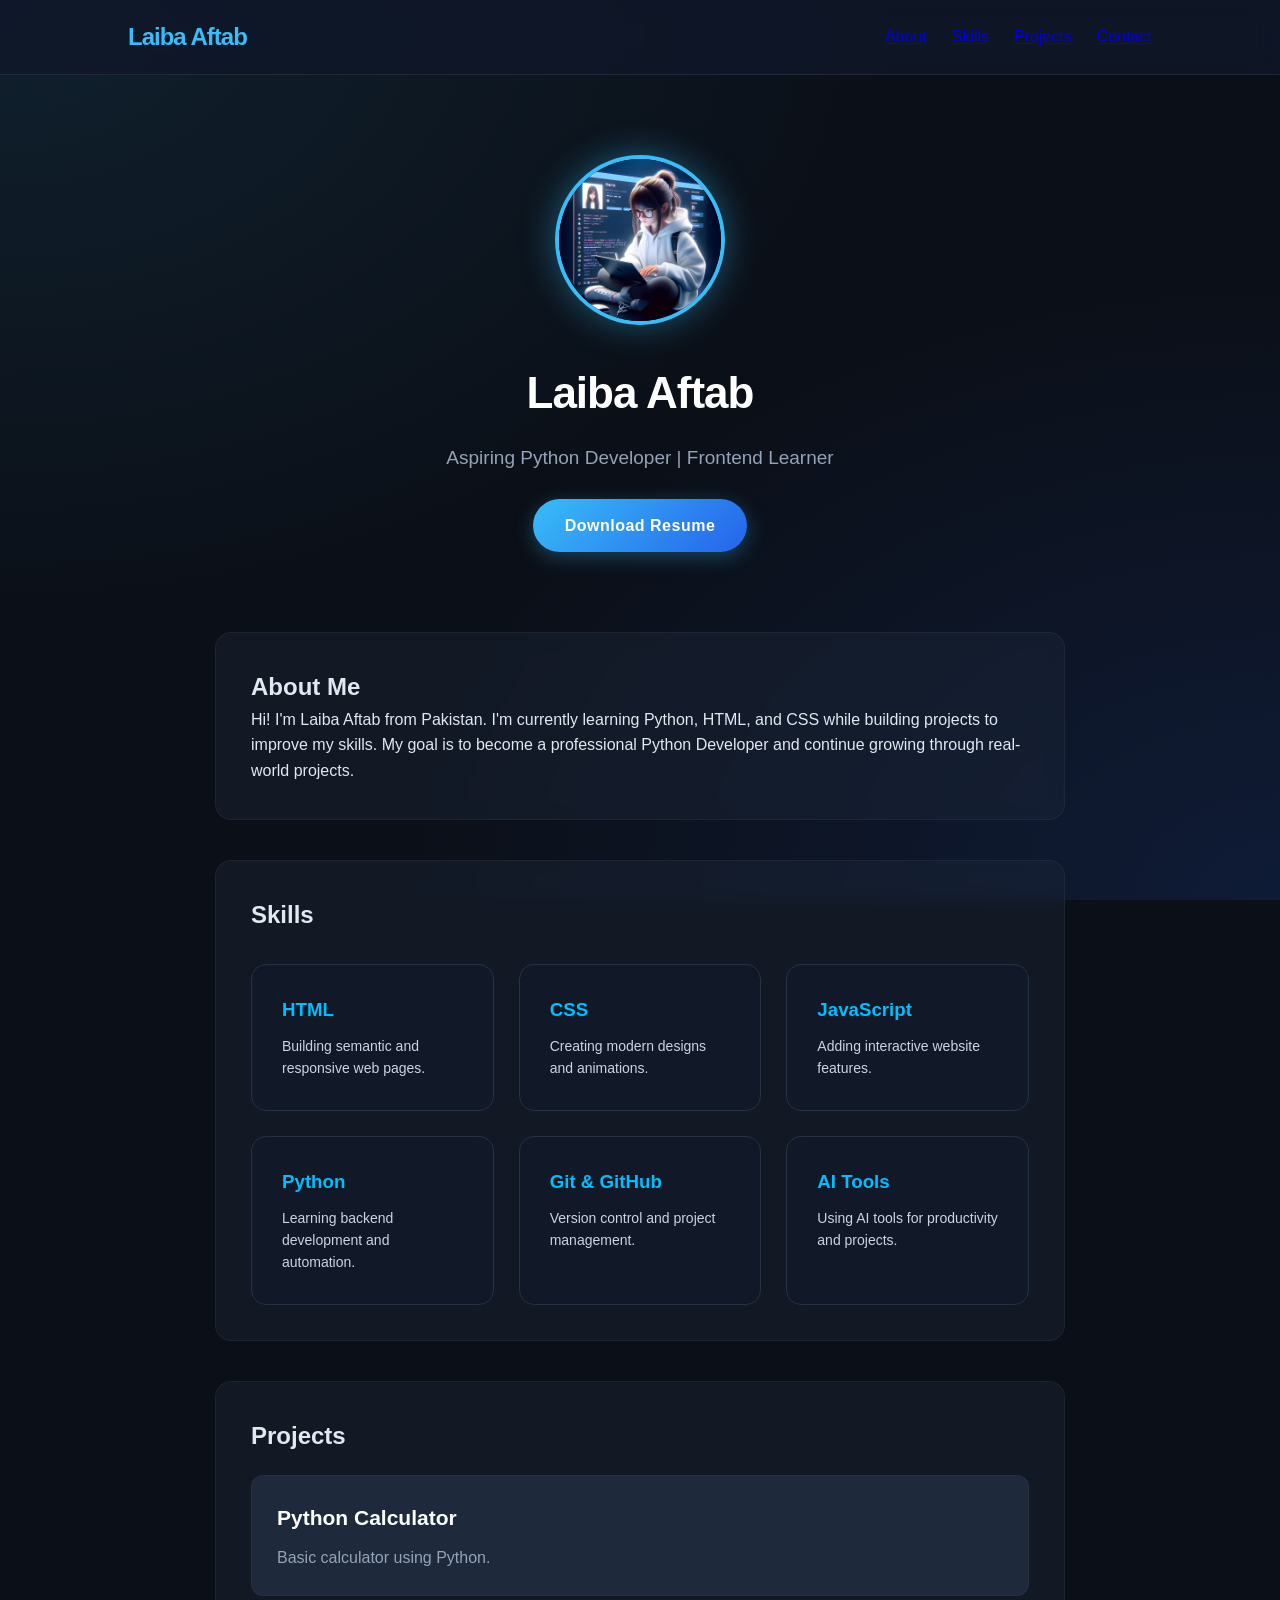
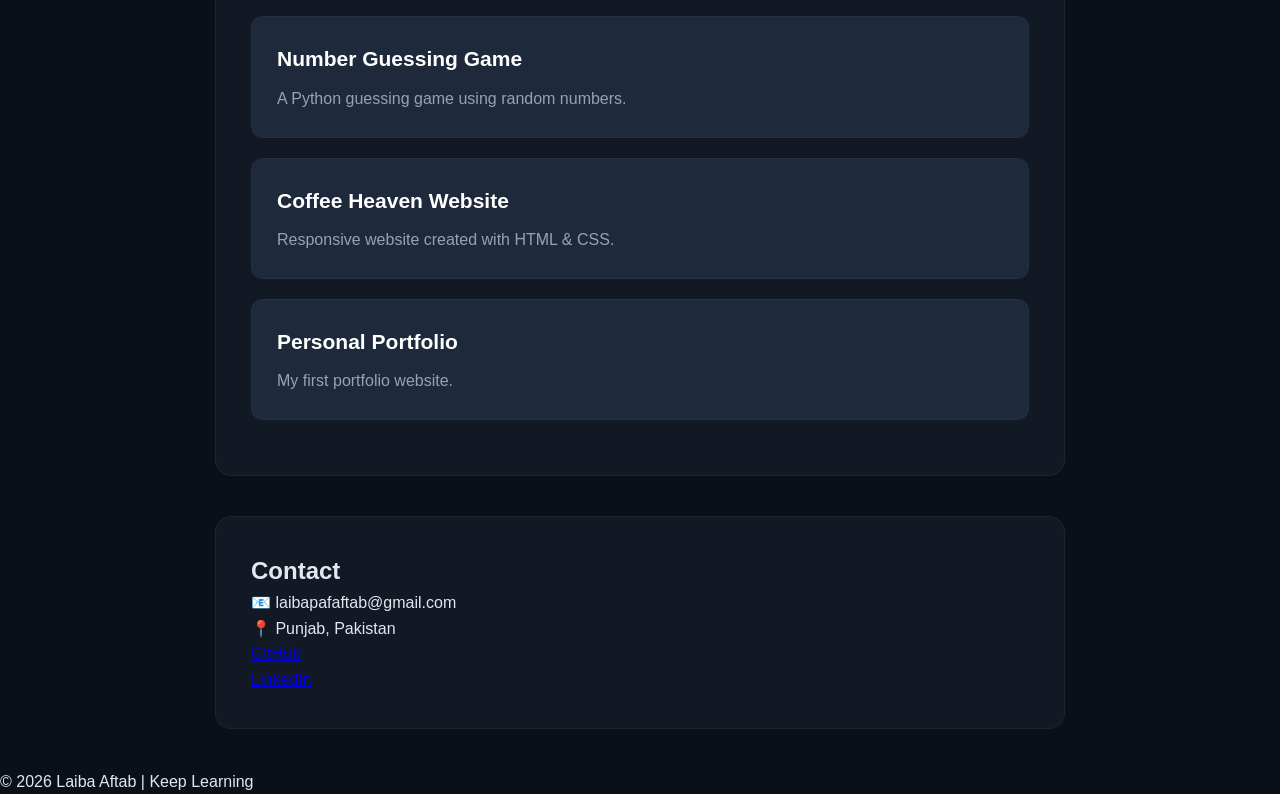
<file: index.html>
<!doctype html>
<html lang="en">
  <head>
    <meta charset="UTF-8" />
    <meta name="viewport" content="width=device-width, initial-scale=1.0" />
    <title>Laiba Aftab | Web & Python Developer</title>
    <link rel="stylesheet" href="style.css" />
  </head>

  <body>
    <nav>
      <div class="logo">Laiba Aftab</div>

      <ul>
        <a href="about.html">About</a>
        <a href="skills.html">Skills</a>
        <a href="projects.html">Projects</a>
        <a href="contact.html">Contact</a>
      </ul>
    </nav>

    <header>
      <img src="profile.jpg" alt="Laiba Aftab" class="profile-pic" />

      <h1>Laiba Aftab</h1>

      <p>Aspiring Python Developer | Frontend Learner</p>

      <a href="resume.pdf" class="btn">Download Resume</a>
    </header>

    <section id="about">
      <h2>About Me</h2>

      <p>
        Hi! I'm Laiba Aftab from Pakistan. I'm currently learning Python, HTML,
        and CSS while building projects to improve my skills. My goal is to
        become a professional Python Developer and continue growing through
        real-world projects.
      </p>
    </section>

      <section id="skills">
    <h2>Skills</h2>

    <div class="skills-container">

        <div class="skill-card">
            <h3>HTML</h3>
            <p>Building semantic and responsive web pages.</p>
        </div>

        <div class="skill-card">
            <h3>CSS</h3>
            <p>Creating modern designs and animations.</p>
        </div>

        <div class="skill-card">
            <h3>JavaScript</h3>
            <p>Adding interactive website features.</p>
        </div>

        <div class="skill-card">
            <h3>Python</h3>
            <p>Learning backend development and automation.</p>
        </div>

        <div class="skill-card">
            <h3>Git & GitHub</h3>
            <p>Version control and project management.</p>
        </div>

        <div class="skill-card">
            <h3>AI Tools</h3>
            <p>Using AI tools for productivity and projects.</p>
        </div>

    </div>
</section>

    <section id="projects">
      <h2>Projects</h2>

      <div class="project">
        <h3>Python Calculator</h3>
        <p>Basic calculator using Python.</p>
      </div>

      <div class="project">
        <h3>Number Guessing Game</h3>
        <p>A Python guessing game using random numbers.</p>
      </div>

      <div class="project">
        <h3>Coffee Heaven Website</h3>
        <p>Responsive website created with HTML & CSS.</p>
      </div>

      <div class="project">
        <h3>Personal Portfolio</h3>
        <p>My first portfolio website.</p>
      </div>
    </section>

    <section id="contact">
      <h2>Contact</h2>

      <p>📧 laibapafaftab@gmail.com</p>
      <p>📍 Punjab, Pakistan</p>
      <p>
        <a href="https://github.com/laibapafaftab-debug" target="_blank">GitHub</a>
      </p>
      <p>
        <a href="https://www.linkedin.com/in/laiba-aftab-211705420/" target="_blank">LinkedIn</a>
      </p>
    </section>

    <footer>
      <p>© 2026 Laiba Aftab | Keep Learning</p>
    </footer>
  </body>
</html>
</file>
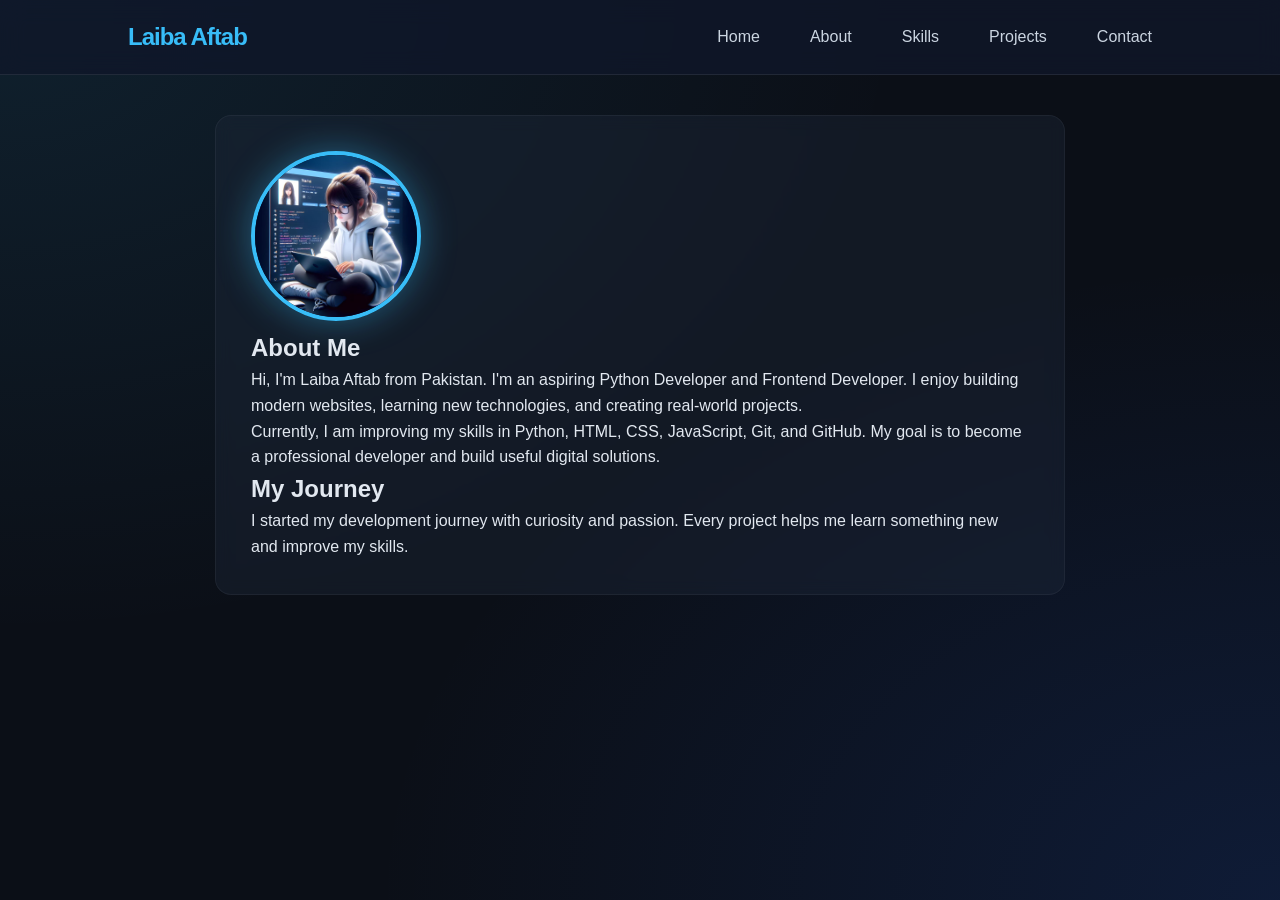
<file: about.html>
<!DOCTYPE html>
<html lang="en">
<head>
<meta charset="UTF-8">
<meta name="viewport" content="width=device-width, initial-scale=1.0">

<title>About | Laiba Aftab</title>

<link rel="stylesheet" href="style.css">

</head>

<body>

<nav>
    <div class="logo">Laiba Aftab</div>

    <ul>
        <li><a href="index.html">Home</a></li>
        <li><a href="about.html">About</a></li>
        <li><a href="index.html#skills">Skills</a></li>
        <li><a href="index.html#projects">Projects</a></li>
        <li><a href="index.html#contact">Contact</a></li>
    </ul>
</nav>


<section class="about-page">

    <div class="about-card">

        <img src="profile.jpg" 
        alt="Laiba Aftab"
        class="profile-pic">


        <div class="about-text">

            <h1>About Me</h1>

            <p>
            Hi, I'm Laiba Aftab from Pakistan. 
            I'm an aspiring Python Developer and Frontend Developer.
            I enjoy building modern websites, learning new technologies,
            and creating real-world projects.
            </p>

            <p>
            Currently, I am improving my skills in Python, HTML, CSS,
            JavaScript, Git, and GitHub. My goal is to become a professional
            developer and build useful digital solutions.
            </p>


            <h2>My Journey</h2>

            <p>
            I started my development journey with curiosity and passion.
            Every project helps me learn something new and improve my skills.
            </p>

        </div>

    </div>

</section>


</body>
</html>
</file>
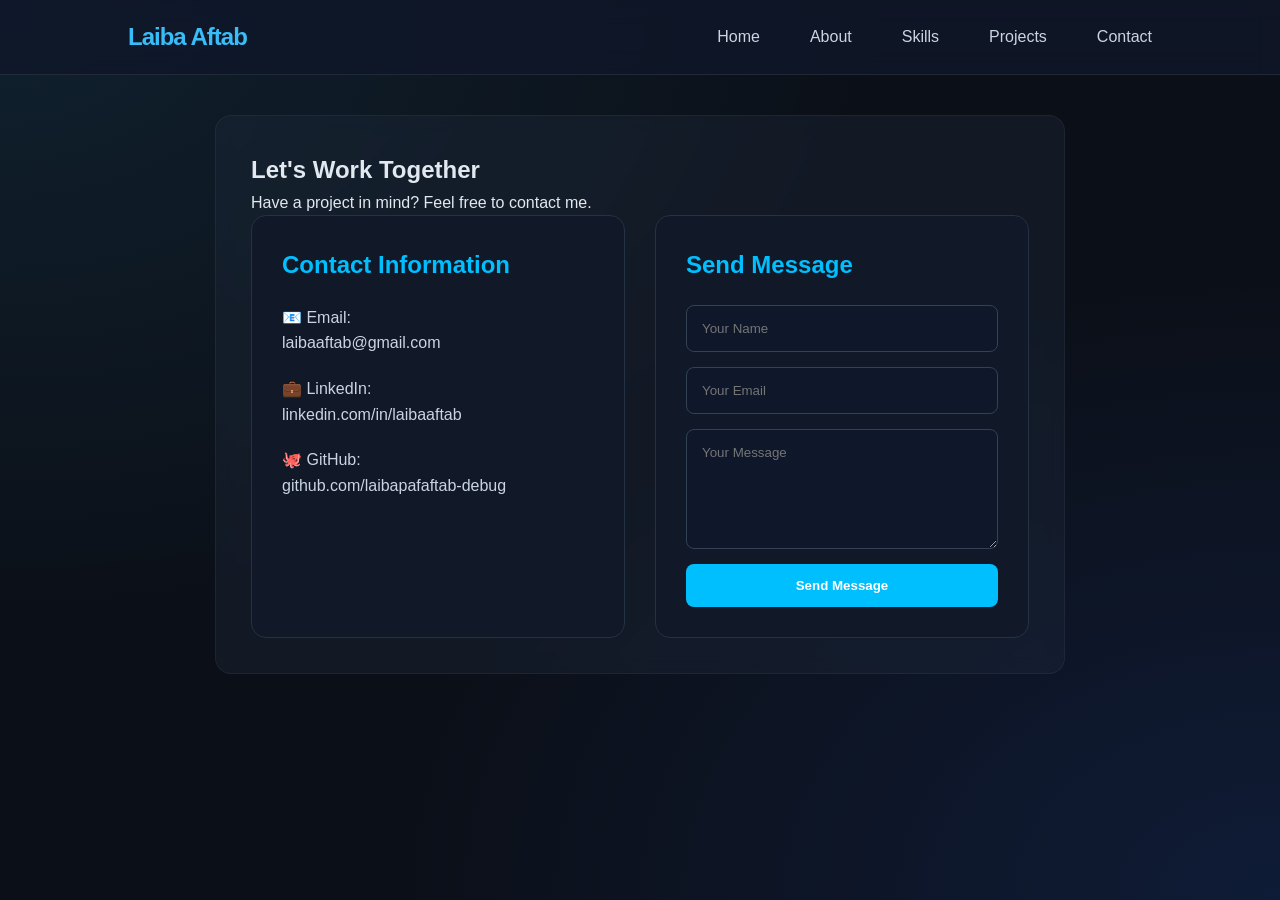
<file: contact.html>
<!DOCTYPE html>
<html lang="en">

<head>

<meta charset="UTF-8">
<meta name="viewport" content="width=device-width, initial-scale=1.0">

<title>Contact | Laiba Aftab</title>

<link rel="stylesheet" href="style.css">

</head>


<body>


<nav>

<div class="logo">
Laiba Aftab
</div>


<ul>
<li><a href="index.html">Home</a></li>
<li><a href="about.html">About</a></li>
<li><a href="skills.html">Skills</a></li>
<li><a href="projects.html">Projects</a></li>
<li><a href="contact.html">Contact</a></li>
</ul>

</nav>



<section class="contact-page">


<h1>Let's Work Together</h1>

<p>
Have a project in mind? Feel free to contact me.
</p>



<div class="contact-container">


<div class="contact-card">

<h2>Contact Information</h2>

<p>
📧 Email:
<br>
laibaaftab@gmail.com
</p>


<p>
💼 LinkedIn:
<br>
linkedin.com/in/laibaaftab
</p>


<p>
🐙 GitHub:
<br>
github.com/laibapafaftab-debug
</p>


</div>




<div class="contact-card">


<h2>Send Message</h2>


<form>


<input type="text" placeholder="Your Name" required>


<input type="email" placeholder="Your Email" required>


<textarea placeholder="Your Message"></textarea>


<button type="submit">
Send Message
</button>


</form>


</div>



</div>


</section>



</body>

</html>
</file>
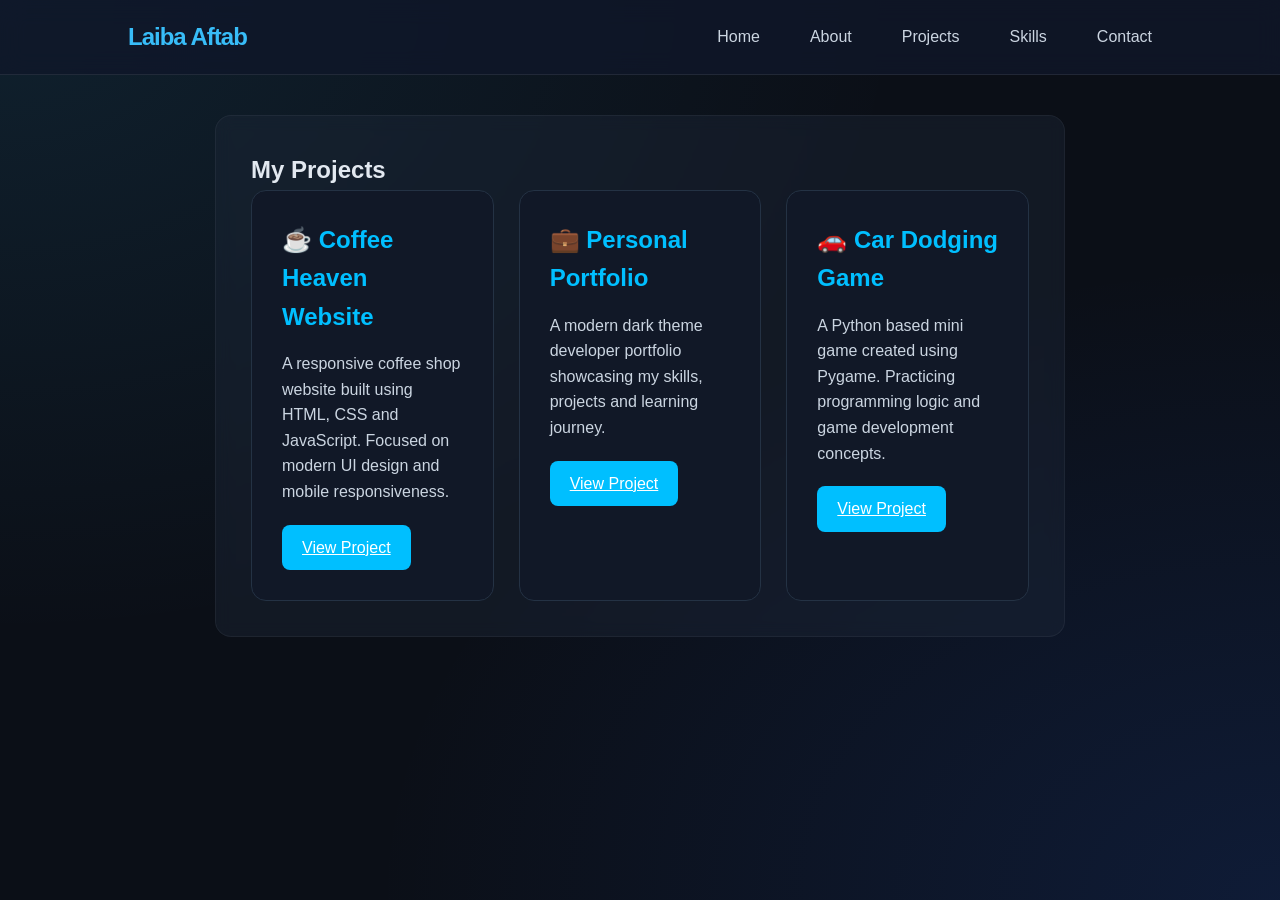
<file: projects.html>
<!DOCTYPE html>
<html lang="en">

<head>
<meta charset="UTF-8">
<meta name="viewport" content="width=device-width, initial-scale=1.0">

<title>Projects | Laiba Aftab</title>

<link rel="stylesheet" href="style.css">

</head>


<body>

<nav>
    <div class="logo">
        Laiba Aftab
    </div>

    <ul>
        <li><a href="index.html">Home</a></li>
        <li><a href="about.html">About</a></li>
        <li><a href="projects.html">Projects</a></li>
        <li><a href="index.html#skills">Skills</a></li>
        <li><a href="index.html#contact">Contact</a></li>
    </ul>
</nav>


<section class="projects-page">

<h1>My Projects</h1>

<div class="project-container">


<div class="project-card">

<h2>☕ Coffee Heaven Website</h2>

<p>
A responsive coffee shop website built using HTML, CSS and JavaScript.
Focused on modern UI design and mobile responsiveness.
</p>

<a href="#" class="project-btn">
View Project
</a>

</div>



<div class="project-card">

<h2>💼 Personal Portfolio</h2>

<p>
A modern dark theme developer portfolio showcasing my skills,
projects and learning journey.
</p>

<a href="#" class="project-btn">
View Project
</a>

</div>



<div class="project-card">

<h2>🚗 Car Dodging Game</h2>

<p>
A Python based mini game created using Pygame.
Practicing programming logic and game development concepts.
</p>

<a href="#" class="project-btn">
View Project
</a>

</div>


</div>

</section>


</body>

</html>
</file>
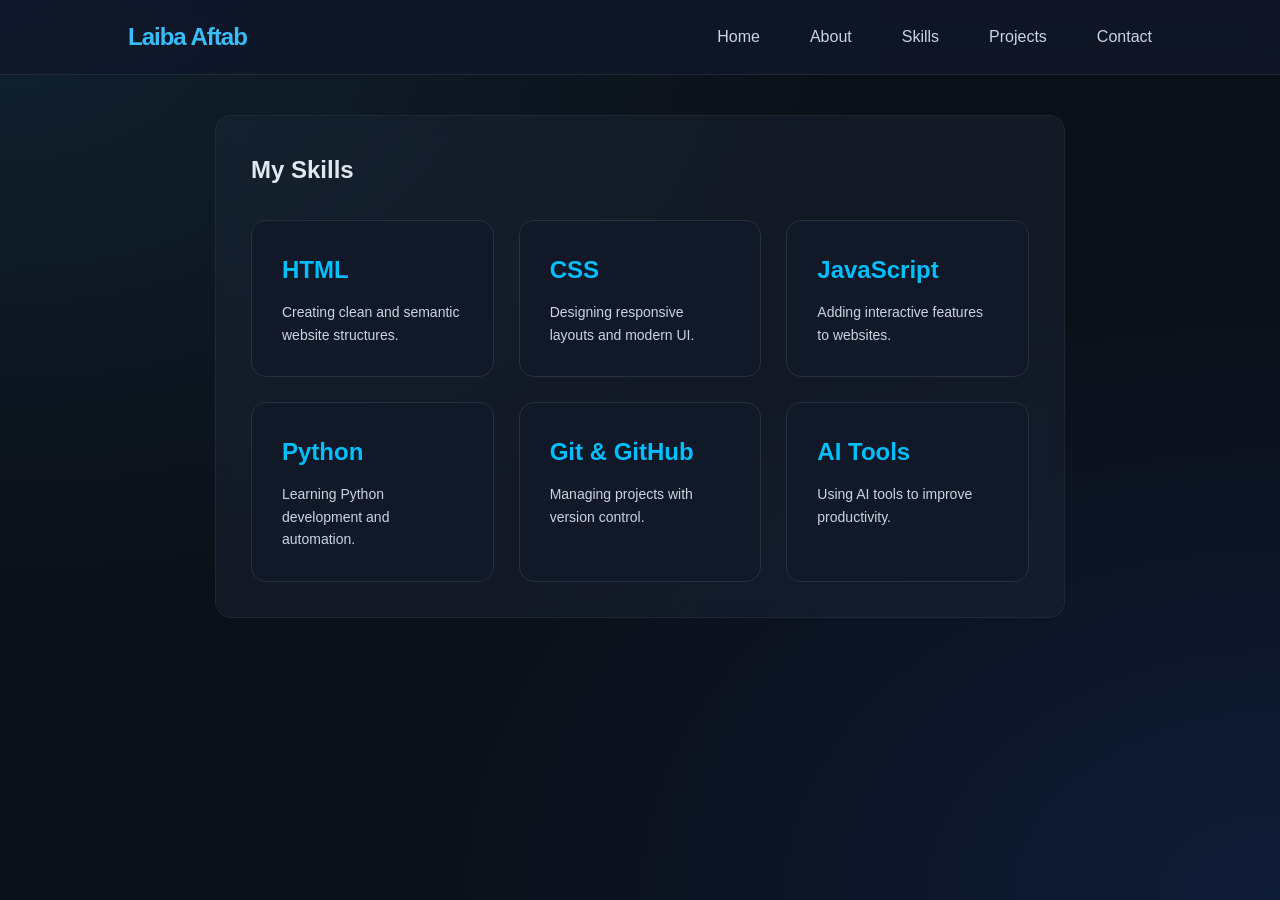
<file: skills.html>
<!DOCTYPE html>
<html lang="en">

<head>
<meta charset="UTF-8">
<meta name="viewport" content="width=device-width, initial-scale=1.0">

<title>Skills | Laiba Aftab</title>

<link rel="stylesheet" href="style.css">

</head>


<body>

<nav>
    <div class="logo"> 
        Laiba Aftab
    </div>

    <ul>
        <li><a href="index.html">Home</a></li>
        <li><a href="about.html">About</a></li>
        <li><a href="skills.html">Skills</a></li>
        <li><a href="projects.html">Projects</a></li>
        <li><a href="index.html#contact">Contact</a></li>
    </ul>
</nav>


<section class="skills-page">

<h1>My Skills</h1>


<div class="skills-container">


<div class="skill-card">
<h2>HTML</h2>
<p>Creating clean and semantic website structures.</p>
</div>


<div class="skill-card">
<h2>CSS</h2>
<p>Designing responsive layouts and modern UI.</p>
</div>


<div class="skill-card">
<h2>JavaScript</h2>
<p>Adding interactive features to websites.</p>
</div>


<div class="skill-card">
<h2>Python</h2>
<p>Learning Python development and automation.</p>
</div>


<div class="skill-card">
<h2>Git & GitHub</h2>
<p>Managing projects with version control.</p>
</div>


<div class="skill-card">
<h2>AI Tools</h2>
<p>Using AI tools to improve productivity.</p>
</div>


</div>

</section>


</body>
</html>
</file>
<file: style.css>
* {
  margin: 0;
  padding: 0;
  box-sizing: border-box;
  font-family: 'Segoe UI', Arial, Helvetica, sans-serif;
} 

body {
  background-color: #0b0f17;
  /* Ambient Background Patterns - Do halkay glowing circles stacking */
  background-image: 
    radial-gradient(at 100% 100%, rgba(37, 99, 235, 0.15) 0px, transparent 50%),
    radial-gradient(at 0% 0%, rgba(56, 189, 248, 0.1) 0px, transparent 50%);
  background-attachment: fixed; /* Taake patterns stationary rahein jab aap scroll karein */
  color: #e2e8f0;
  line-height: 1.6;
}

/* Glassmorphic Navigation Bar - Background background se match karta hua translucency */
nav {
  display: flex;
  justify-content: space-between;
  align-items: center;
  background: rgba(15, 23, 42, 0.8);
  backdrop-filter: blur(12px); /* Content blurred background mein */
  padding: 18px 10%;
  position: sticky;
  top: 0;
  z-index: 100;
  border-bottom: 1px solid rgba(255, 255, 255, 0.08);
}
nav ul {
    display: flex;
    gap: 25px;
    align-items: center;
    margin: 0;
    padding: 0;
}

nav ul li {
    list-style: none;
}

nav ul li a {
    text-decoration: none;
    color: #cbd5e1;
    font-weight: 600;
    transition: 0.3s;
}

nav ul li a:hover {
    color: #38bdf8;
}
.logo {
  color: #38bdf8;
  font-size: 24px;
  font-weight: bold;
  letter-spacing: -1px;
}

nav ul {
  display: flex;
  list-style: none;
}

nav ul li {
  margin-left: 25px;
}

nav ul li a {
  color: #cbd5e1;
  text-decoration: none;
  font-weight: 500;
  transition: all 0.3s ease;
}

nav ul li a:hover {
  color: #38bdf8;
  text-shadow: 0 0 10px rgba(56, 189, 248, 0.5);
}

/* Header & Glowing Profile Picture */
header {
  text-align: center;
  padding: 80px 20px 40px;
}

.profile-pic {
  width: 170px;
  height: 170px;
  border-radius: 50%;
  object-fit: cover;
  border: 4px solid #38bdf8;
  box-shadow: 0 0 35px rgba(56, 189, 248, 0.4);
  transition: transform 0.4s cubic-bezier(0.175, 0.885, 0.32, 1.275);
}

.profile-pic:hover {
  transform: scale(1.08) rotate(2deg);
}

header h1 {
  margin-top: 25px;
  font-size: 44px;
  color: #ffffff;
  letter-spacing: -1px;
}

header p {
  margin: 15px 0 25px;
  color: #94a3b8;
  font-size: 19px;
  font-weight: 300;
}

/* Modern Gradient Button */
.btn {
  display: inline-block;
  background: linear-gradient(135deg, #38bdf8, #2563eb);
  color: #ffffff !important;
  padding: 14px 32px;
  text-decoration: none;
  border-radius: 30px;
  font-weight: bold;
  box-shadow: 0 5px 20px rgba(56, 189, 248, 0.3);
  transition: all 0.3s ease;
  letter-spacing: 0.5px;
}

.btn:hover {
  transform: translateY(-4px);
  box-shadow: 0 8px 25px rgba(56, 189, 248, 0.6);
}

/* Section Containers - Translucent backgrounds taake patterns nazar aayein */
section {
  width: 85%;
  max-width: 850px;
  margin: 40px auto;
  background: rgba(30, 41, 59, 0.4);
  padding: 35px;
  border-radius: 16px;
  border: 1px solid rgba(255, 255, 255, 0.05);
  backdrop-filter: blur(8px); /* 
  box-shadow: 0 10px 40px rgba(0, 0, 0, 0.2);
}

section h2 {
  text-align: center;
  margin-bottom: 30px;
  color: #ffffff;
  font-size: 28px;
  position: relative;
  display: inline-block;
  left: 50%;
  transform: translateX(-50%);
}

section h2::after {
  content: '';
  position: absolute;
  bottom: -8px;
  left: 20%;
  width: 60%;
  height: 3px;
  background: #38bdf8;
  border-radius: 2px;
}

/* Skills Badges - 
.cards {
  display: flex;
  flex-wrap: wrap;
  justify-content: center;
  gap: 15px;
}

.card {
  background: #1e293b;
  color: #38bdf8;
  padding: 12px 25px;
  width: auto;
  text-align: center;
  border-radius: 30px;
  border: 1px solid rgba(56, 189, 248, 0.15);
  transition: all 0.3s ease;
  font-weight: 600;
  box-shadow: 0 4px 8px rgba(0, 0, 0, 0.2);
}

.card:hover {
  transform: translateY(-5px);
  background: rgba(56, 189, 248, 0.1);
  border-color: #38bdf8;
  box-shadow: 0 6px 15px rgba(56, 189, 248, 0.2);
}

/* Projects Cards */
.project {
  background: #1e293b;
  margin: 20px 0;
  padding: 25px;
  border-radius: 12px;
  border: 1px solid rgba(255, 255, 255, 0.03);
  transition: all 0.3s ease;
}

.project:hover {
  transform: translateX(5px);
  border-color: rgba(56, 189, 248, 0.2);
  background: rgba(30, 41, 59, 0.6);
}

.project h3 {
  color: #ffffff;
  margin-bottom: 10px;
  font-size: 21px;
}

.project p {
  color: #94a3b8;
  font-weight: 300;
}

/* Contact Details */
#contact {
  text-align: center;
}

#contact p {
  margin: 12px 0;
  color: #cbd5e1;
  font-size: 17px;
}

#contact a {
  color: #38bdf8;
  text-decoration: none;
  font-weight: 600;
  transition: opacity 0.3s;
}

#contact a:hover {
  opacity: 0.8;
  text-decoration: underline;
}

/* Footer Styling */
footer {
  background: #070a10;
  color: #64748b;
  text-align: center;
  padding: 30px;
  margin-top: 60px;
  border-top: 1px solid rgba(255, 255, 255, 0.05);
  font-size: 15px;
}
  .skills-container{
    display:grid;
    grid-template-columns:repeat(3,1fr);
    gap:20px;
    margin-top:30px;
}

.skill-card{
    background:#111827;
    border:1px solid #1f2937;
    padding:25px;
    border-radius:15px;
    transition:0.3s;
}

.skill-card h3{
    color:#00bfff;
    margin-bottom:10px;
}

.skill-card p{
    color:#cbd5e1;
    font-size:14px;
}

.skill-card:hover{
    transform:translateY(-8px);
    border-color:#00bfff;
    box-shadow:0 0 20px rgba(0,191,255,0.3);
}


@media(max-width:768px){
    .skills-container{
        grid-template-columns:1fr;
    }
}
  .projects-page{
    padding:80px 10%;
    background:#08111f;
    min-height:100vh;
    color:white;
}

.projects-page h1{
    text-align:center;
    font-size:40px;
    margin-bottom:40px;
}


.project-container{
    display:grid;
    grid-template-columns:repeat(3,1fr);
    gap:25px;
}


.project-card{
    background:#111827;
    border:1px solid #243244;
    padding:30px;
    border-radius:15px;
    transition:0.3s;
}


.project-card:hover{
    transform:translateY(-8px);
    border-color:#00bfff;
    box-shadow:0 0 20px rgba(0,191,255,0.3);
}


.project-card h2{
    color:#00bfff;
    margin-bottom:15px;
}


.project-card p{
    color:#cbd5e1;
}


.project-btn{
    display:inline-block;
    margin-top:20px;
    padding:10px 20px;
    background:#00bfff;
    color:white;
    border-radius:8px;
}


@media(max-width:800px){

.project-container{
grid-template-columns:1fr;
}

}
.skills-page{
    padding:80px 10%;
    background:#08111f;
    min-height:100vh;
    color:white;
}


.skills-page h1{
    text-align:center;
    font-size:40px;
    margin-bottom:40px;
}


.skills-container{
    display:grid;
    grid-template-columns:repeat(3,1fr);
    gap:25px;
}


.skill-card{
    background:#111827;
    padding:30px;
    border-radius:15px;
    border:1px solid #243244;
    transition:0.3s;
}


.skill-card:hover{
    transform:translateY(-8px);
    border-color:#00bfff;
    box-shadow:0 0 20px rgba(0,191,255,0.3);
}


.skill-card h2{
    color:#00bfff;
    margin-bottom:12px;
}


.skill-card p{
    color:#cbd5e1;
}


@media(max-width:800px){

.skills-container{
grid-template-columns:1fr;
}

}
  .contact-page{
    padding:80px 10%;
    background:#08111f;
    min-height:100vh;
    color:white;
}


.contact-page h1{
    text-align:center;
    font-size:40px;
}


.contact-page>p{
    text-align:center;
    color:#cbd5e1;
    margin-bottom:40px;
}



.contact-container{
    display:grid;
    grid-template-columns:1fr 1fr;
    gap:30px;
}



.contact-card{
    background:#111827;
    padding:30px;
    border-radius:15px;
    border:1px solid #243244;
}



.contact-card h2{
    color:#00bfff;
    margin-bottom:20px;
}



.contact-card p{
    color:#cbd5e1;
    margin-bottom:20px;
}



form{
    display:flex;
    flex-direction:column;
    gap:15px;
}



input,
textarea{

padding:15px;
border-radius:8px;
border:1px solid #334155;
background:#0f172a;
color:white;

}



textarea{
height:120px;
}



button{

padding:14px;
background:#00bfff;
color:white;
border:none;
border-radius:8px;
cursor:pointer;
font-weight:bold;

}



button:hover{

background:#008dcc;

}



@media(max-width:800px){

.contact-container{
grid-template-columns:1fr;
}

}
</file>
